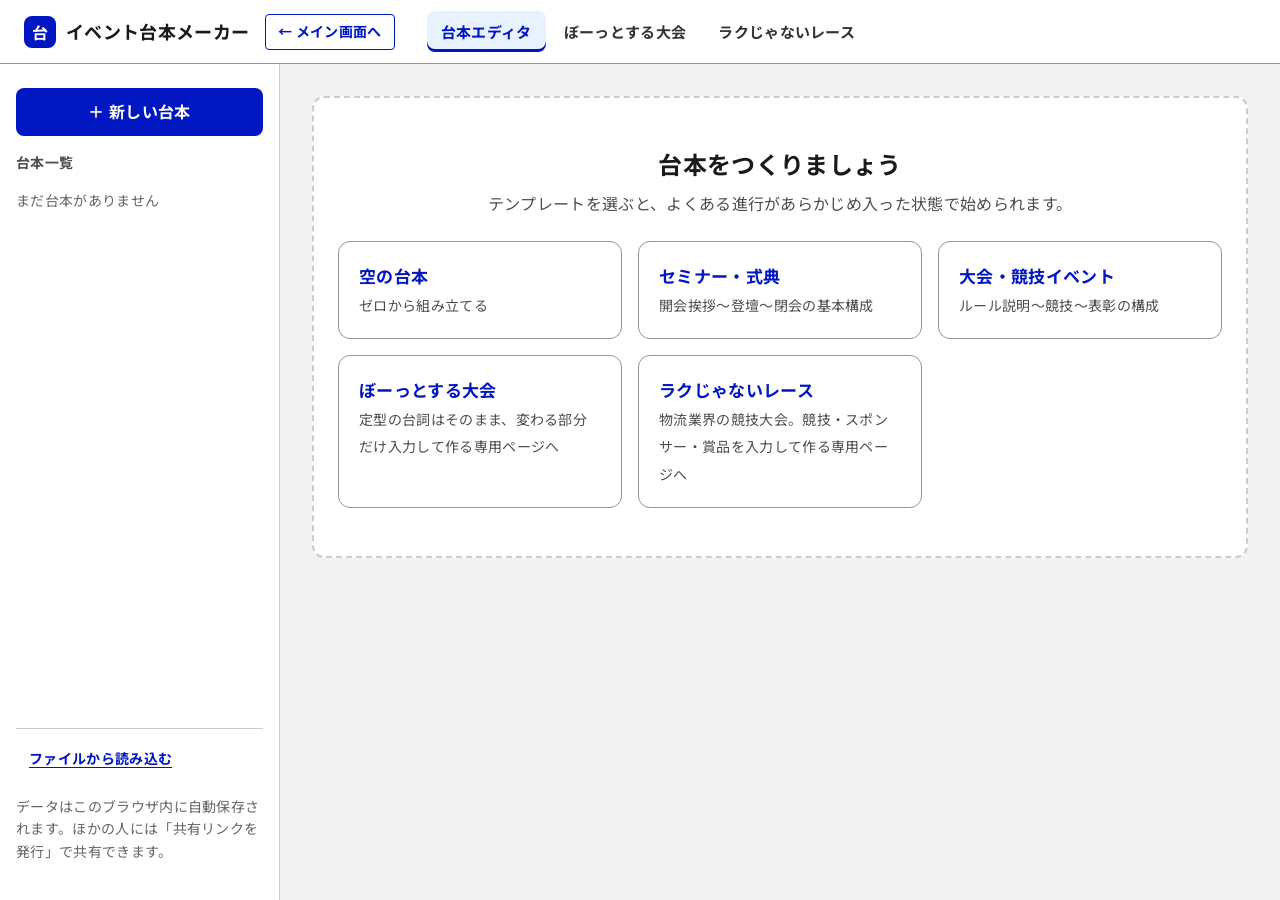
<file: index.html>
<!doctype html>
<html lang="ja">
<head>
<meta charset="utf-8">
<meta name="viewport" content="width=device-width, initial-scale=1">
<title>イベント台本メーカー</title>
<link rel="preconnect" href="https://fonts.googleapis.com">
<link rel="preconnect" href="https://fonts.gstatic.com" crossorigin>
<link href="https://fonts.googleapis.com/css2?family=Noto+Sans+JP:wght@400;700&family=Noto+Sans+Mono:wght@400;700&display=swap" rel="stylesheet">
<link rel="stylesheet" href="style.css?v=20261104c">
</head>
<body>
<header class="app-header">
  <h1 class="app-title"><a href="index.html#home"><span class="logo" aria-hidden="true">台</span>イベント台本メーカー</a></h1>
  <a class="home-link" href="index.html#home" title="テンプレートを選んで新しい台本を作る画面に戻ります">← メイン画面へ</a>
  <nav class="app-nav" aria-label="ページ切替">
    <a href="index.html" aria-current="page">台本エディタ</a>
    <a href="taikai.html">ぼーっとする大会</a>
    <a href="race.html">ラクじゃないレース</a>
  </nav>
  <span class="save-status" id="saveStatus" role="status" aria-live="polite"></span>
</header>

<div class="layout">
  <aside class="sidebar" aria-label="台本一覧">
    <button class="btn btn-primary" id="newBtn">＋ 新しい台本</button>
    <h2 class="side-heading">台本一覧</h2>
    <ul class="script-list" id="scriptList"></ul>
    <div class="side-footer">
      <button class="btn btn-tertiary btn-sm" id="importBtn">ファイルから読み込む</button>
      <input type="file" id="importFile" accept=".json,application/json" class="visually-hidden" tabindex="-1">
      <p class="hint">データはこのブラウザ内に自動保存されます。ほかの人には「共有リンクを発行」で共有できます。</p>
    </div>
  </aside>

  <main class="main" id="main"></main>
</div>

<div class="toast" id="toast" hidden role="status" aria-live="polite"><span id="toastMsg"></span><button id="toastUndo" hidden>元に戻す</button></div>

<dialog id="shareDlg">
  <h2>共有リンクを発行しました</h2>
  <p>リンクはクリップボードにコピー済みです。開いた人は閲覧とPDFダウンロードができ、「自分の台本に追加」で編集もできます。</p>
  <div class="field"><label for="shareUrl">共有リンク</label><input class="input" id="shareUrl" readonly></div>
  <p class="hint">リンクには発行した時点の内容が入っています。内容を直したら、もう一度発行してください。</p>
  <div class="actions">
    <button class="btn btn-secondary" id="shareCopy">もう一度コピー</button>
    <button class="btn btn-primary" id="shareClose">閉じる</button>
  </div>
</dialog>

<dialog id="confirmDlg">
  <h2 id="confirmTitle">確認</h2>
  <p id="confirmMsg"></p>
  <div class="actions">
    <button class="btn btn-secondary" value="cancel" id="confirmCancel">キャンセル</button>
    <button class="btn btn-primary" id="confirmOk">削除する</button>
  </div>
</dialog>

<script src="share.js?v=20261104c"></script>
<script>
(() => {
'use strict';

const STORE_KEY = 'event-script-maker:v1';
const TYPES = [
  {v:'progress', label:'進行'},
  {v:'mc',       label:'MC'},
  {v:'talk',     label:'登壇・挨拶'},
  {v:'show',     label:'演出'},
  {v:'break',    label:'休憩・転換'},
  {v:'other',    label:'その他'},
];
const typeLabel = v => (TYPES.find(t => t.v === v) || TYPES[5]).label;

const uid = () => Math.random().toString(36).slice(2, 10) + Date.now().toString(36).slice(-4);
const esc = s => String(s ?? '').replace(/[&<>"']/g, c => ({'&':'&amp;','<':'&lt;','>':'&gt;','"':'&quot;',"'":'&#39;'}[c]));

const seg = (type, title, dur, extra = {}) => ({id:uid(), type, title, dur, speaker:'', line:'', sound:'', light:'', video:'', note:'', ...extra});

const TEMPLATES = {
  blank: {
    name:'空の台本', desc:'ゼロから組み立てる',
    rows: () => [seg('progress','開演', 5)],
  },
  ceremony: {
    name:'セミナー・式典', desc:'開会挨拶〜登壇〜閉会の基本構成',
    rows: () => [
      seg('show','開場・客入れ', 30, {sound:'客入れBGM', light:'客電100%', video:'待機スライド'}),
      seg('mc','開演アナウンス', 3, {speaker:'MC', line:'皆さま、本日はお忙しい中お越しいただき、誠にありがとうございます。\nまもなく開演いたします。', sound:'BGM F.O.', light:'客電ダウン'}),
      seg('talk','主催者挨拶', 5, {speaker:'主催者', video:'タイトルスライド'}),
      seg('talk','基調講演', 40, {speaker:'登壇者', video:'登壇者PC切替'}),
      seg('break','休憩', 10, {sound:'休憩BGM', light:'客電50%'}),
      seg('talk','パネルディスカッション', 40, {speaker:'モデレーター／パネリスト'}),
      seg('mc','閉会挨拶・アナウンス', 5, {speaker:'MC', line:'以上をもちまして、本日のプログラムはすべて終了となります。'}),
      seg('show','客出し', 15, {sound:'客出しBGM', light:'客電100%'}),
    ],
  },
  competition: {
    name:'大会・競技イベント', desc:'ルール説明〜競技〜表彰の構成',
    rows: () => [
      seg('show','開場・受付', 30, {sound:'客入れBGM'}),
      seg('mc','オープニング', 5, {speaker:'MC', line:'お待たせいたしました！ただいまより大会を開催いたします！', sound:'OP SE → BGM', light:'ステージ明転'}),
      seg('mc','ルール説明', 5, {speaker:'MC', video:'ルールスライド'}),
      seg('progress','競技', 60, {note:'計測スタッフ配置'}),
      seg('break','集計・転換', 15, {sound:'転換BGM'}),
      seg('show','結果発表・表彰式', 15, {speaker:'MC／プレゼンター', sound:'ドラムロール→ファンファーレ', light:'スポット'}),
      seg('mc','クロージング', 5, {speaker:'MC'}),
    ],
  },
};

/* ---------- 状態 ---------- */
let state = load();
let view = 'edit';
let shared = null;   // 共有リンクで開いたときの台本
let openBodies = new Set();
let undoFn = null;

function load(){
  try {
    const d = JSON.parse(localStorage.getItem(STORE_KEY));
    if (d && Array.isArray(d.scripts)) return d;
  } catch(e) {}
  return {scripts:[], currentId:null};
}
let saveTimer;
function save(immediate){
  clearTimeout(saveTimer);
  const run = () => {
    try {
      localStorage.setItem(STORE_KEY, JSON.stringify(state));
      setStatus('保存しました ' + new Date().toLocaleTimeString('ja-JP',{hour:'2-digit',minute:'2-digit'}));
    } catch(e) { setStatus('保存できませんでした（ブラウザの設定をご確認ください）'); }
  };
  setStatus('保存中…');
  immediate ? run() : (saveTimer = setTimeout(run, 400));
}
const setStatus = t => document.getElementById('saveStatus').textContent = t;
const current = () => state.scripts.find(s => s.id === state.currentId) || null;
const touch = s => { s.updatedAt = Date.now(); };

/* ---------- 時間計算 ---------- */
function toSec(hhmm){
  const m = /^(\d{1,2}):(\d{2})/.exec(hhmm || '');
  return m ? (+m[1]) * 3600 + (+m[2]) * 60 : 0;
}
function fmt(sec){
  sec = Math.round(sec);
  const h = Math.floor(sec / 3600) % 24, m = Math.floor(sec % 3600 / 60), s = sec % 60;
  const p = n => String(n).padStart(2,'0');
  return `${p(h)}:${p(m)}` + (s ? `:${p(s)}` : '');
}
function fmtDur(min){
  const total = Math.round(min * 60);
  const h = Math.floor(total / 3600), m = Math.floor(total % 3600 / 60), s = total % 60;
  return (h ? `${h}時間` : '') + (m || (!h && !s) ? `${m}分` : '') + (s ? `${s}秒` : '');
}
function timeline(s){
  let t = toSec(s.startTime);
  return s.rows.map(r => { const start = t; t += (Number(r.dur) || 0) * 60; return {start, end:t}; });
}

/* ---------- 台本操作 ---------- */
function createScript(tplKey){
  const tpl = TEMPLATES[tplKey];
  const s = {
    id:uid(), title: tplKey === 'blank' ? '新しい台本' : tpl.name + '（台本）',
    date:'', venue:'', startTime:'13:00', staff:'', memo:'',
    rows: tpl.rows(), updatedAt: Date.now(),
  };
  state.scripts.unshift(s);
  view = 'edit';
  openScript(s.id);
  setTimeout(() => document.getElementById('f-title')?.select(), 0);
}

/* 作成画面（テンプレート選択）と台本の行き来。ブラウザの「戻る」でも作成画面に戻れる */
function openScript(id){
  const fromHome = !current();
  leaveShared();
  state.currentId = id; save(true);
  if (fromHome) history.pushState({view:'edit', id}, '');
  render(); scrollTo(0, 0);
}
function goHome(){
  if (history.state?.view === 'edit') return history.back();
  leaveShared(); state.currentId = null; save(true); render(); scrollTo(0, 0);
}
window.addEventListener('popstate', e => {
  if (shared) return;
  const id = e.state?.view === 'edit' ? e.state.id : null;
  state.currentId = id && state.scripts.some(x => x.id === id) ? id : null;
  save(true); render();
});

/* ---------- 描画 ---------- */
const $main = document.getElementById('main');

function render(){
  renderList();
  if (shared) return renderShared();
  const s = current();
  if (!s) return renderEmpty();
  $main.innerHTML = `
    <div class="no-print" style="margin-bottom:16px">
      <button class="btn btn-secondary btn-sm" data-act="home">← 新しい台本の作成画面へ</button>
    </div>
    <div class="toolbar no-print">
      <div class="tabs" role="tablist" aria-label="表示切替">
        <button class="tab" role="tab" aria-selected="${view==='edit'}" data-view="edit">編集</button>
        <button class="tab" role="tab" aria-selected="${view==='preview'}" data-view="preview">台本プレビュー</button>
      </div>
      <span class="spacer"></span>
      <div class="btn-group">
        <button class="btn btn-primary btn-sm" data-act="share">共有リンクを発行</button>
        <button class="btn btn-secondary btn-sm" data-act="pdf">PDFダウンロード</button>
        <button class="btn btn-secondary btn-sm" data-act="print">印刷</button>
        <button class="btn btn-secondary btn-sm" data-act="csv">Excel用CSV</button>
        <button class="btn btn-secondary btn-sm" data-act="export">ファイルに保存</button>
        <button class="btn btn-tertiary btn-sm" data-act="dup-script">台本を複製</button>
        <button class="btn btn-danger btn-sm" data-act="del-script">台本を削除</button>
      </div>
    </div>
    ${view === 'edit' ? editHTML(s) : previewHTML(s)}
  `;
  if (view === 'edit') bindDrag();
}

function renderList(){
  const ul = document.getElementById('scriptList');
  if (!state.scripts.length){ ul.innerHTML = '<li class="hint">まだ台本がありません</li>'; return; }
  ul.innerHTML = state.scripts.map(s => `
    <li><button class="script-item" data-open="${s.id}" aria-current="${s.id===state.currentId}">
      <span class="si-title">${esc(s.title || '無題の台本')}</span>
      <span class="si-meta">${esc(s.date || '日付未定')}・${s.rows.length}項目</span>
    </button></li>`).join('');
}

function renderShared(){
  $main.innerHTML = `
    <div class="shared-banner no-print">
      <div><strong>共有された台本です（閲覧用）</strong><span class="hint">「自分の台本に追加」すると、このブラウザで編集できます。</span></div>
      <div class="btn-group">
        <button class="btn btn-primary btn-sm" data-act="pdf">PDFダウンロード</button>
        <button class="btn btn-secondary btn-sm" data-act="import-shared">自分の台本に追加</button>
      </div>
    </div>
    ${previewHTML(shared)}`;
}

function renderEmpty(){
  $main.innerHTML = `
    <div class="empty">
      <h2>台本をつくりましょう</h2>
      <p>テンプレートを選ぶと、よくある進行があらかじめ入った状態で始められます。</p>
      <div class="template-grid">
        ${Object.entries(TEMPLATES).map(([k,t]) => `
          <button class="template-card" data-tpl="${k}"><strong>${esc(t.name)}</strong><span>${esc(t.desc)}</span></button>`).join('')}
        <a class="template-card" href="taikai.html" style="text-decoration:none"><strong>ぼーっとする大会</strong><span>定型の台詞はそのまま、変わる部分だけ入力して作る専用ページへ</span></a>
        <a class="template-card" href="race.html" style="text-decoration:none"><strong>ラクじゃないレース</strong><span>物流業界の競技大会。競技・スポンサー・賞品を入力して作る専用ページへ</span></a>
      </div>
    </div>`;
}

function editHTML(s){
  const tl = timeline(s);
  const total = s.rows.reduce((a,r) => a + (Number(r.dur)||0), 0);
  return `
  <section class="card" aria-labelledby="meta-h">
    <h2 id="meta-h" class="visually-hidden">基本情報</h2>
    <div class="grid grid-4">
      <div class="field span-all"><label for="f-title">イベント名</label><input class="input" id="f-title" data-meta="title" value="${esc(s.title)}"></div>
      <div class="field"><label for="f-date">開催日</label><input class="input" type="date" id="f-date" data-meta="date" value="${esc(s.date)}"></div>
      <div class="field"><label for="f-start">開始時刻</label><input class="input" type="time" id="f-start" data-meta="startTime" value="${esc(s.startTime)}"></div>
      <div class="field"><label for="f-staff">作成者</label><input class="input" id="f-staff" data-meta="staff" value="${esc(s.staff)}"></div>
    </div>
    <div class="grid grid-2" style="margin-top:16px">
      <div class="field"><label for="f-venue">会場</label><input class="input" id="f-venue" data-meta="venue" value="${esc(s.venue)}"></div>
      <div class="field"><label for="f-memo">全体メモ（注意事項・連絡先など）</label><textarea class="textarea" id="f-memo" data-meta="memo" rows="2" style="min-height:48px">${esc(s.memo)}</textarea></div>
    </div>
  </section>

  <dl class="summary" id="summary">
    <div><dt>開始</dt><dd>${fmt(toSec(s.startTime))}</dd></div>
    <div><dt>終了予定</dt><dd id="sum-end">${fmt(toSec(s.startTime) + total*60)}</dd></div>
    <div><dt>総尺</dt><dd id="sum-total">${fmtDur(total)}</dd></div>
    <div><dt>項目数</dt><dd>${s.rows.length}</dd></div>
  </dl>

  <h2 class="visually-hidden">進行表</h2>
  <ol class="seg-list" id="segList">
    ${s.rows.map((r,i) => segHTML(r, i, tl[i], s.rows.length)).join('')}
  </ol>
  <div class="add-row">
    <button class="btn btn-primary" data-act="add">＋ 項目を追加</button>
    <button class="btn btn-tertiary" data-act="expand-all">${openBodies.size ? 'すべて閉じる' : 'すべての詳細を開く'}</button>
  </div>
  <p class="hint" style="margin-top:12px">ヒント：左端の「⋮⋮」をドラッグして並べ替えできます。時刻は開始時刻と各項目の尺から自動で計算されます。</p>`;
}

function segHTML(r, i, t, n){
  const open = openBodies.has(r.id);
  const hasDetail = r.line || r.sound || r.light || r.video || r.note;
  return `
  <li class="seg t-${r.type}" data-id="${r.id}">
    <div class="seg-head">
      <button class="drag-handle" draggable="true" aria-label="ドラッグして並べ替え" title="ドラッグして並べ替え" tabindex="-1">⋮⋮</button>
      <div class="seg-time" data-time>${fmt(t.start)}<small>〜${fmt(t.end)}</small></div>
      <select class="select input-sm type-sel" data-f="type" aria-label="区分">
        ${TYPES.map(tp => `<option value="${tp.v}" ${tp.v===r.type?'selected':''}>${tp.label}</option>`).join('')}
      </select>
      <input class="input input-sm title-in" data-f="title" value="${esc(r.title)}" placeholder="項目名（例：開会挨拶）" aria-label="項目名">
      <div class="dur-wrap"><input class="input input-sm" type="number" min="0" step="0.5" data-f="dur" value="${esc(r.dur)}" aria-label="尺（分）"><span>分</span></div>
      <div class="seg-actions">
        <button class="btn-icon" data-act="up" aria-label="上へ移動" title="上へ" ${i===0?'disabled':''}>↑</button>
        <button class="btn-icon" data-act="down" aria-label="下へ移動" title="下へ" ${i===n-1?'disabled':''}>↓</button>
        <button class="btn-icon" data-act="insert" aria-label="この下に項目を追加" title="この下に追加">＋</button>
        <button class="btn-icon" data-act="dup" aria-label="複製" title="複製">⧉</button>
        <button class="btn-icon" data-act="del" aria-label="削除" title="削除" style="color:var(--red-900)">✕</button>
      </div>
    </div>
    <button class="toggle-body" data-act="toggle" aria-expanded="${open}">${open ? '▲ 詳細を閉じる' : '▼ 台詞・演出キューを' + (hasDetail ? '見る' : '書く')}${!open && hasDetail ? '（入力あり）' : ''}</button>
    <div class="seg-body" ${open ? '' : 'hidden'}>
      <div class="field"><label>話者・担当</label><input class="input input-sm" data-f="speaker" value="${esc(r.speaker)}" placeholder="例：MC 山田"></div>
      <div class="field"><label>台詞・進行内容</label><textarea class="textarea" data-f="line" rows="4" placeholder="読み上げる台詞や進行の流れを書きます">${esc(r.line)}</textarea></div>
      <div class="cue-grid">
        <div class="field"><label>音響</label><textarea class="textarea" style="min-height:64px" data-f="sound" rows="2" placeholder="BGM・SE・マイク">${esc(r.sound)}</textarea></div>
        <div class="field"><label>照明</label><textarea class="textarea" style="min-height:64px" data-f="light" rows="2" placeholder="明転・暗転・スポット">${esc(r.light)}</textarea></div>
        <div class="field"><label>映像</label><textarea class="textarea" style="min-height:64px" data-f="video" rows="2" placeholder="スライド・VTR">${esc(r.video)}</textarea></div>
        <div class="field"><label>備考・スタッフ</label><textarea class="textarea" style="min-height:64px" data-f="note" rows="2" placeholder="動線・小道具など">${esc(r.note)}</textarea></div>
      </div>
    </div>
  </li>`;
}

function previewHTML(s, {split = false} = {}){
  const tl = timeline(s);
  const total = s.rows.reduce((a,r) => a + (Number(r.dur)||0), 0);
  const meta = [
    s.date && `開催日：${esc(s.date)}`,
    s.venue && `会場：${esc(s.venue)}`,
    `時間：${fmt(toSec(s.startTime))}〜${fmt(toSec(s.startTime)+total*60)}（${fmtDur(total)}）`,
    s.staff && `作成：${esc(s.staff)}`,
  ].filter(Boolean).map(x => `<span>${x}</span>`).join('');
  const cue = r => [['音響',r.sound],['照明',r.light],['映像',r.video],['備考',r.note]]
    .filter(([,v]) => v).map(([k,v]) => `<div><b>${k}</b>${esc(v)}</div>`).join('');
  return `
  <article class="preview">
    <header class="pv-head"><h2>${esc(s.title || '無題の台本')}</h2><div class="pv-meta">${meta}</div></header>
    ${s.memo ? `<div class="pv-memo">${esc(s.memo)}</div>` : ''}
    <div class="preview-wrap"><table class="pv-table">
      <thead><tr><th style="width:90px">時刻</th><th style="width:60px">尺</th><th>内容・台詞</th><th style="width:30%">演出キュー</th></tr></thead>
      <tbody>
      ${s.rows.map((r,i) => {
        const paras = split ? String(r.line || '').split(/\n{2,}/).filter(p => p.trim()) : [r.line].filter(Boolean);
        const brk = r.type === 'break' ? ' pv-break' : '';
        const first = `
        <tr class="${brk}${paras.length > 1 ? ' c-head' : ''}">
          <td class="pv-time">${fmt(tl[i].start)}</td>
          <td>${fmtDur(Number(r.dur)||0)}</td>
          <td>
            <div class="pv-title"><span class="tag t-${r.type}">${typeLabel(r.type)}</span>${esc(r.title)}</div>
            ${r.speaker ? `<div class="pv-speaker">話者：${esc(r.speaker)}</div>` : ''}
            ${paras[0] ? `<div class="pv-line">${esc(paras[0])}</div>` : ''}
          </td>
          <td class="pv-cue">${cue(r)}</td>
        </tr>`;
        /* PDF用：台詞を段落ごとの行に分け、ページをまたいでも行の途中で切れないようにする */
        return first + paras.slice(1).map((p, j) => `
        <tr class="c-cont${brk}${j < paras.length - 2 ? ' c-head' : ''}"><td></td><td></td><td><div class="pv-line">${esc(p)}</div></td><td></td></tr>`).join('');
      }).join('')}
      </tbody>
    </table></div>
  </article>`;
}

/* 入力中は再描画せず、時刻とサマリーだけ更新（フォーカスを失わないため） */
function refreshTimes(){
  const s = current(); if (!s) return;
  const tl = timeline(s);
  document.querySelectorAll('.seg').forEach((el, i) => {
    const t = tl[i]; if (!t) return;
    el.querySelector('[data-time]').innerHTML = `${fmt(t.start)}<small>〜${fmt(t.end)}</small>`;
  });
  const total = s.rows.reduce((a,r) => a + (Number(r.dur)||0), 0);
  const end = document.getElementById('sum-end'), tot = document.getElementById('sum-total');
  if (end) end.textContent = fmt(toSec(s.startTime) + total*60);
  if (tot) tot.textContent = fmtDur(total);
  const startDd = document.querySelector('#summary dd');
  if (startDd) startDd.textContent = fmt(toSec(s.startTime));
}

/* ---------- イベント ---------- */
document.addEventListener('input', e => {
  const s = current(); if (!s) return;
  const t = e.target;
  if (t.dataset.meta){
    s[t.dataset.meta] = t.value; touch(s); save();
    if (t.dataset.meta === 'startTime') refreshTimes();
    if (t.dataset.meta === 'title' || t.dataset.meta === 'date') renderList();
    return;
  }
  const f = t.dataset.f; if (!f) return;
  const li = t.closest('.seg'); const r = s.rows.find(x => x.id === li.dataset.id); if (!r) return;
  r[f] = f === 'dur' ? (t.value === '' ? '' : Math.max(0, Number(t.value))) : t.value;
  touch(s); save();
  if (f === 'dur') refreshTimes();
  if (f === 'type') li.className = `seg t-${t.value}`;
});

document.addEventListener('click', async e => {
  const b = e.target.closest('button'); if (!b) return;

  if (b.id === 'newBtn' || b.dataset.act === 'home'){ goHome(); return; }
  if (b.id === 'shareClose'){ document.getElementById('shareDlg').close(); return; }
  if (b.id === 'shareCopy'){ await Share.copy(document.getElementById('shareUrl').value); toast('コピーしました'); return; }
  if (b.id === 'importBtn'){ document.getElementById('importFile').click(); return; }
  if (b.id === 'toastUndo'){ undoFn && undoFn(); hideToast(); return; }
  if (b.dataset.tpl){ createScript(b.dataset.tpl); return; }
  if (b.dataset.open){ openScript(b.dataset.open); return; }
  if (b.dataset.view){ view = b.dataset.view; render(); return; }

  if (b.dataset.act === 'pdf'){
    const target = shared || current(); if (!target) return;
    b.disabled = true; const label = b.textContent; b.textContent = 'PDFを作成中…';
    try {
      const tmp = document.createElement('div'); tmp.innerHTML = previewHTML(target, {split:true});
      await Share.pdf(tmp.firstElementChild, `${safeName(target)}.pdf`);
      toast('PDFをダウンロードしました');
    } catch(err){ toast('PDFを作れませんでした。通信状況を確認するか、「印刷」からPDF保存してください'); }
    finally { b.disabled = false; b.textContent = label; }
    return;
  }
  if (b.dataset.act === 'import-shared'){
    const c = JSON.parse(JSON.stringify(shared));
    c.id = uid(); c.rows.forEach(r => r.id = uid()); c.updatedAt = Date.now();
    state.scripts.unshift(c); state.currentId = c.id; leaveShared(); view = 'edit';
    save(true); render(); toast('自分の台本に追加しました'); return;
  }

  const s = current(); if (!s) return;
  const act = b.dataset.act; if (!act) return;
  const li = b.closest('.seg');
  const idx = li ? s.rows.findIndex(r => r.id === li.dataset.id) : -1;

  switch (act){
    case 'add': {
      const r = seg('progress','', 5); s.rows.push(r); openBodies.add(r.id);
      commit(s); focusRow(r.id); break;
    }
    case 'insert': {
      const r = seg(s.rows[idx].type,'', 5); s.rows.splice(idx+1, 0, r);
      commit(s); focusRow(r.id); break;
    }
    case 'dup': {
      const r = {...s.rows[idx], id:uid()}; s.rows.splice(idx+1, 0, r);
      commit(s); toast('項目を複製しました'); break;
    }
    case 'del': {
      const [removed] = s.rows.splice(idx, 1);
      commit(s);
      toast(`「${removed.title || '無題の項目'}」を削除しました`, () => { s.rows.splice(idx, 0, removed); commit(s); });
      break;
    }
    case 'up': case 'down': {
      const j = act === 'up' ? idx-1 : idx+1;
      if (j < 0 || j >= s.rows.length) break;
      [s.rows[idx], s.rows[j]] = [s.rows[j], s.rows[idx]];
      const id = s.rows[j].id; commit(s);
      document.querySelector(`.seg[data-id="${id}"] [data-act="${act}"]:not(:disabled)`)?.focus();
      break;
    }
    case 'toggle': {
      const id = li.dataset.id;
      openBodies.has(id) ? openBodies.delete(id) : openBodies.add(id);
      render(); document.querySelector(`.seg[data-id="${id}"] [data-act="toggle"]`)?.focus(); break;
    }
    case 'expand-all': {
      if (openBodies.size) openBodies.clear(); else s.rows.forEach(r => openBodies.add(r.id));
      render(); break;
    }
    case 'print': {
      if (view !== 'preview'){ view = 'preview'; render(); }
      setTimeout(() => window.print(), 50); break;
    }
    case 'share': {
      const {id, updatedAt, ...rest} = s;
      const url = await Share.makeLink('s', {...rest, rows:s.rows.map(({id, ...r}) => r)});
      const ok = await Share.copy(url);
      document.getElementById('shareUrl').value = url;
      document.getElementById('shareDlg').showModal();
      document.getElementById('shareUrl').select();
      if (!ok) toast('自動でコピーできませんでした。表示されたリンクをコピーしてください');
      break;
    }
    case 'csv': exportCSV(s); break;
    case 'export': exportJSON(s); break;
    case 'dup-script': {
      const c = JSON.parse(JSON.stringify(s));
      c.id = uid(); c.title = s.title + '（コピー）'; c.rows.forEach(r => r.id = uid()); c.updatedAt = Date.now();
      state.scripts.unshift(c); state.currentId = c.id; save(true); render(); toast('台本を複製しました'); break;
    }
    case 'del-script': {
      const ok = await confirmDlg('台本を削除しますか？', `「${s.title || '無題の台本'}」を削除します。削除後しばらくは「元に戻す」で復元できます。`);
      if (!ok) break;
      const pos = state.scripts.indexOf(s);
      state.scripts.splice(pos, 1);
      state.currentId = state.scripts[0]?.id || null;
      save(true); render();
      toast('台本を削除しました', () => { state.scripts.splice(pos, 0, s); state.currentId = s.id; save(true); render(); });
      break;
    }
  }
});

function commit(s){ touch(s); save(true); render(); }
function focusRow(id){
  const el = document.querySelector(`.seg[data-id="${id}"] [data-f="title"]`);
  if (el){ el.focus(); el.scrollIntoView({block:'center', behavior:'smooth'}); }
}

/* ドラッグで並べ替え */
function bindDrag(){
  const list = document.getElementById('segList'); if (!list) return;
  let dragId = null;
  list.querySelectorAll('.drag-handle').forEach(h => {
    h.addEventListener('dragstart', e => {
      const li = h.closest('.seg'); dragId = li.dataset.id; li.classList.add('dragging');
      e.dataTransfer.effectAllowed = 'move'; e.dataTransfer.setData('text/plain', dragId);
      e.dataTransfer.setDragImage(li, 20, 20);
    });
    h.addEventListener('dragend', () => { dragId = null; render(); });
  });
  list.querySelectorAll('.seg').forEach(li => {
    li.addEventListener('dragover', e => {
      if (!dragId) return; e.preventDefault();
      const after = e.clientY > li.getBoundingClientRect().top + li.offsetHeight / 2;
      list.querySelectorAll('.drop-before,.drop-after').forEach(x => x.classList.remove('drop-before','drop-after'));
      li.classList.add(after ? 'drop-after' : 'drop-before');
    });
    li.addEventListener('drop', e => {
      e.preventDefault(); const s = current(); if (!s || !dragId || dragId === li.dataset.id) return;
      const after = li.classList.contains('drop-after');
      const from = s.rows.findIndex(r => r.id === dragId);
      const [moved] = s.rows.splice(from, 1);
      let to = s.rows.findIndex(r => r.id === li.dataset.id) + (after ? 1 : 0);
      s.rows.splice(to, 0, moved);
      dragId = null; commit(s);
    });
  });
}

/* ---------- 書き出し・読み込み ---------- */
function download(name, content, type){
  const a = document.createElement('a');
  a.href = URL.createObjectURL(new Blob([content], {type}));
  a.download = name; document.body.appendChild(a); a.click();
  setTimeout(() => { URL.revokeObjectURL(a.href); a.remove(); }, 100);
}
const safeName = s => (s.title || '台本').replace(/[\\/:*?"<>|]/g, '_');

function exportJSON(s){
  download(`${safeName(s)}.json`, JSON.stringify({app:'event-script-maker', version:1, script:s}, null, 2), 'application/json');
  toast('共有用ファイルを書き出しました。相手は「ファイルから読み込む」で開けます');
}
function exportCSV(s){
  const tl = timeline(s);
  const q = v => `"${String(v ?? '').replace(/"/g,'""')}"`;
  const head = ['No','開始','終了','尺(分)','区分','項目','話者・担当','台詞・進行内容','音響','照明','映像','備考'];
  const lines = [head.map(q).join(',')].concat(s.rows.map((r,i) =>
    [i+1, fmt(tl[i].start), fmt(tl[i].end), r.dur, typeLabel(r.type), r.title, r.speaker, r.line, r.sound, r.light, r.video, r.note].map(q).join(',')));
  download(`${safeName(s)}.csv`, '﻿' + lines.join('\r\n'), 'text/csv');
  toast('CSVを書き出しました（Excelでそのまま開けます）');
}
document.getElementById('importFile').addEventListener('change', async e => {
  const file = e.target.files[0]; e.target.value = ''; if (!file) return;
  try {
    const d = JSON.parse(await file.text());
    const s = d.script || d;
    if (!Array.isArray(s.rows)) throw new Error();
    s.id = uid(); s.rows.forEach(r => r.id = uid()); s.updatedAt = Date.now();
    state.scripts.unshift(s); state.currentId = s.id; view = 'edit';
    save(true); render(); toast(`「${s.title}」を読み込みました`);
  } catch(err) { toast('このファイルは読み込めませんでした。書き出した .json ファイルを選んでください'); }
});

/* ---------- トースト・ダイアログ ---------- */
let toastTimer;
function toast(msg, undo){
  const el = document.getElementById('toast');
  document.getElementById('toastMsg').textContent = msg;
  const ub = document.getElementById('toastUndo');
  undoFn = undo || null; ub.hidden = !undo;
  el.hidden = false; clearTimeout(toastTimer);
  toastTimer = setTimeout(hideToast, undo ? 8000 : 3500);
}
function hideToast(){ document.getElementById('toast').hidden = true; undoFn = null; }

function confirmDlg(title, msg){
  const d = document.getElementById('confirmDlg');
  document.getElementById('confirmTitle').textContent = title;
  document.getElementById('confirmMsg').textContent = msg;
  return new Promise(res => {
    const done = v => { d.close(); ok.onclick = cancel.onclick = null; res(v); };
    const ok = document.getElementById('confirmOk'), cancel = document.getElementById('confirmCancel');
    ok.onclick = () => done(true); cancel.onclick = () => done(false);
    d.oncancel = () => res(false);
    d.showModal(); cancel.focus();
  });
}

/* キーボードショートカット：Ctrl/⌘+P で台本印刷 */
document.addEventListener('keydown', e => {
  if ((e.metaKey || e.ctrlKey) && e.key === 'p' && current() && view !== 'preview'){
    e.preventDefault(); view = 'preview'; render(); setTimeout(() => window.print(), 50);
  }
});

function leaveShared(){
  if (!shared) return;
  shared = null; history.replaceState(null, '', location.pathname);
}
window.addEventListener('hashchange', () => {
  if (location.hash.startsWith('#s=')) return location.reload();
  if (location.hash === '#home'){ history.replaceState(null, '', location.pathname); leaveShared(); state.currentId = null; save(true); render(); scrollTo(0, 0); }
});

(async () => {
  const data = await Share.readLink('s');
  if (data === undefined) toast('共有リンクを読み込めませんでした。リンクが途中で切れていないか確認してください');
  if (data && Array.isArray(data.rows)){
    shared = {...data, id:'shared', rows:data.rows.map(r => ({...r, id:uid()}))};
    document.title = (shared.title || '台本') + '｜共有された台本';
  }
  if (location.hash === '#home'){
    state.currentId = null;
    history.replaceState(null, '', location.pathname);
  } else if (!state.currentId && state.scripts[0]) state.currentId = state.scripts[0].id;
  render();
})();
})();
</script>
</body>
</html>
</file>
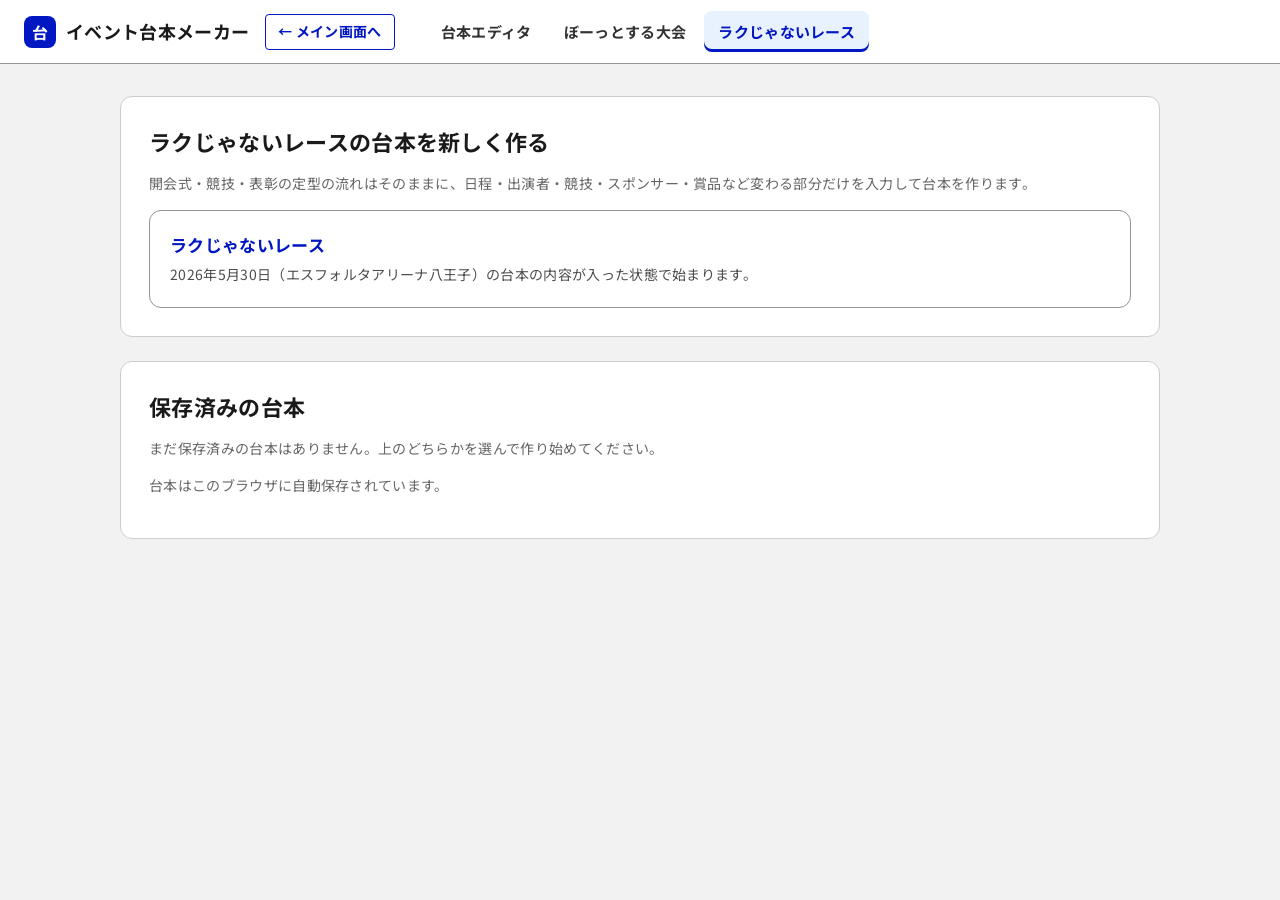
<file: race.html>
<!doctype html>
<html lang="ja">
<head>
<meta charset="utf-8">
<meta name="viewport" content="width=device-width, initial-scale=1">
<title>ラクじゃないレース 台本</title>
<link rel="preconnect" href="https://fonts.googleapis.com">
<link rel="preconnect" href="https://fonts.gstatic.com" crossorigin>
<link href="https://fonts.googleapis.com/css2?family=Noto+Sans+JP:wght@400;700&family=Noto+Sans+Mono:wght@400;700&display=swap" rel="stylesheet">
<link rel="stylesheet" href="style.css?v=20261104c">
</head>
<body class="tk-page">
<header class="app-header">
  <h1 class="app-title"><a href="index.html#home"><span class="logo" aria-hidden="true">台</span>イベント台本メーカー</a></h1>
  <a class="home-link" href="index.html#home" title="テンプレートを選んで新しい台本を作る画面に戻ります">← メイン画面へ</a>
  <nav class="app-nav" aria-label="ページ切替">
    <a href="index.html">台本エディタ</a>
    <a href="taikai.html">ぼーっとする大会</a>
    <a href="race.html" aria-current="page">ラクじゃないレース</a>
  </nav>
  <span class="save-status" id="saveStatus" role="status" aria-live="polite"></span>
</header>

<main class="tk-main" id="main"></main>

<div class="toast" id="toast" hidden role="status" aria-live="polite"><span id="toastMsg"></span><button id="toastUndo" hidden>元に戻す</button></div>

<dialog id="newDlg">
  <h2>新しいレース台本を作る</h2>
  <p>開催の形を選んでください。あとから切り替えることもできます（切り替えても入力内容はそのままです）。</p>
  <div class="tk-choice" id="newChoices"></div>
  <div class="actions"><button class="btn btn-secondary" id="newCancel">キャンセル</button></div>
</dialog>

<dialog id="shareDlg">
  <h2>共有リンクを発行しました</h2>
  <p>リンクはクリップボードにコピー済みです。開いた人は閲覧とPDFダウンロードができ、「コピーして編集する」で自分用に編集もできます。</p>
  <div class="field"><label for="shareUrl">共有リンク</label><input class="input" id="shareUrl" readonly></div>
  <p class="hint">リンクには発行した時点の内容が入っています。内容を直したら、もう一度発行してください。</p>
  <div class="actions">
    <button class="btn btn-secondary" id="shareCopy">もう一度コピー</button>
    <button class="btn btn-primary" id="shareClose">閉じる</button>
  </div>
</dialog>

<dialog id="confirmDlg">
  <h2 id="confirmTitle">確認</h2>
  <p id="confirmMsg"></p>
  <div class="actions">
    <button class="btn btn-secondary" id="confirmCancel">キャンセル</button>
    <button class="btn btn-primary" id="confirmOk">削除する</button>
  </div>
</dialog>

<script src="share.js?v=20261104c"></script>
<script src="race.js?v=20261104c"></script>
<script src="template-page.js?v=20261104c"></script>
</body>
</html>
</file>
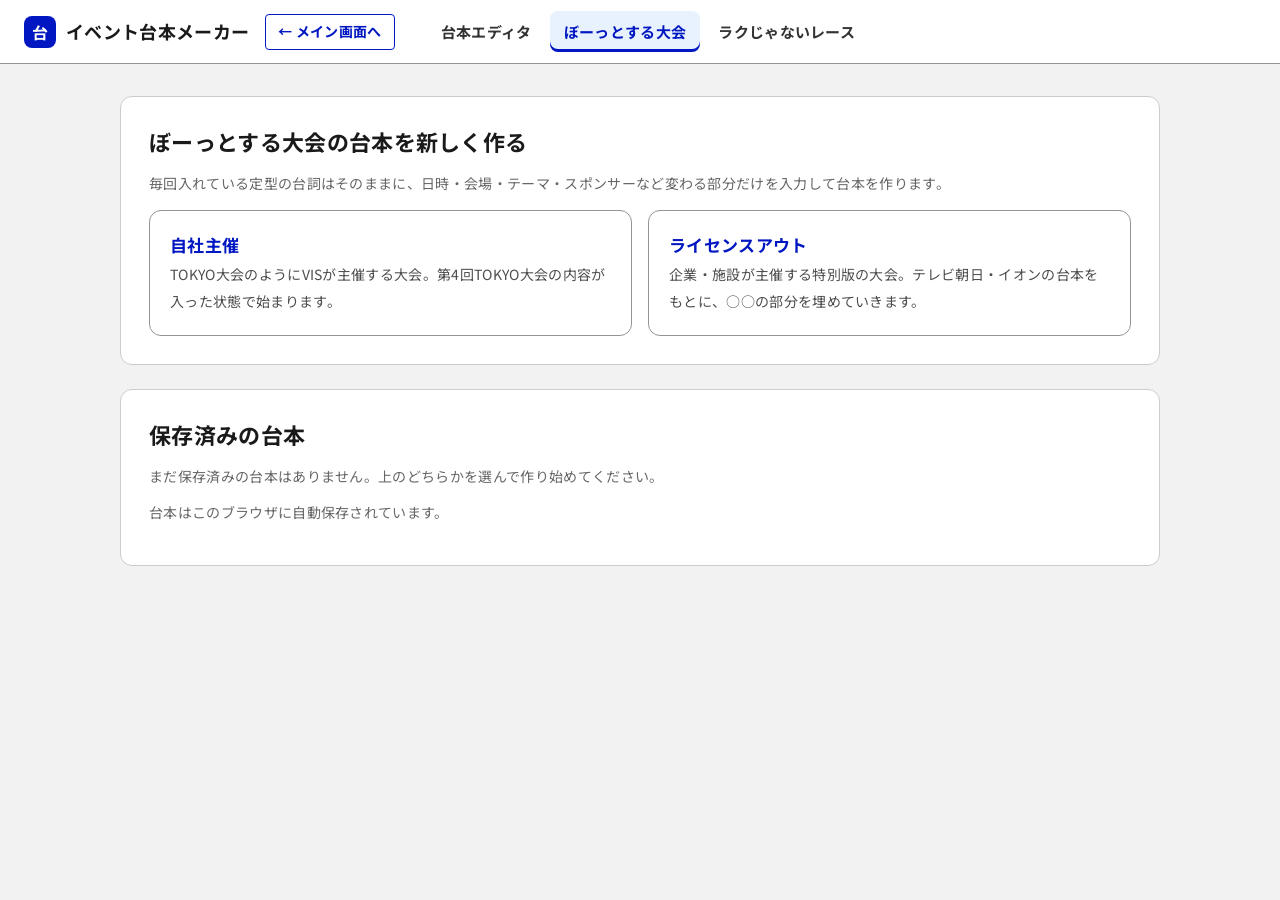
<file: taikai.html>
<!doctype html>
<html lang="ja">
<head>
<meta charset="utf-8">
<meta name="viewport" content="width=device-width, initial-scale=1">
<title>ぼーっとする大会 台本</title>
<link rel="preconnect" href="https://fonts.googleapis.com">
<link rel="preconnect" href="https://fonts.gstatic.com" crossorigin>
<link href="https://fonts.googleapis.com/css2?family=Noto+Sans+JP:wght@400;700&family=Noto+Sans+Mono:wght@400;700&display=swap" rel="stylesheet">
<link rel="stylesheet" href="style.css?v=20261104c">
</head>
<body class="tk-page">
<header class="app-header">
  <h1 class="app-title"><a href="index.html#home"><span class="logo" aria-hidden="true">台</span>イベント台本メーカー</a></h1>
  <a class="home-link" href="index.html#home" title="テンプレートを選んで新しい台本を作る画面に戻ります">← メイン画面へ</a>
  <nav class="app-nav" aria-label="ページ切替">
    <a href="index.html">台本エディタ</a>
    <a href="taikai.html" aria-current="page">ぼーっとする大会</a>
    <a href="race.html">ラクじゃないレース</a>
  </nav>
  <span class="save-status" id="saveStatus" role="status" aria-live="polite"></span>
</header>

<main class="tk-main" id="main"></main>

<div class="toast" id="toast" hidden role="status" aria-live="polite"><span id="toastMsg"></span><button id="toastUndo" hidden>元に戻す</button></div>

<dialog id="newDlg">
  <h2>新しい大会台本を作る</h2>
  <p>開催の形を選んでください。あとから切り替えることもできます（切り替えても入力内容はそのままです）。</p>
  <div class="tk-choice" id="newChoices"></div>
  <div class="actions"><button class="btn btn-secondary" id="newCancel">キャンセル</button></div>
</dialog>

<dialog id="shareDlg">
  <h2>共有リンクを発行しました</h2>
  <p>リンクはクリップボードにコピー済みです。開いた人は閲覧とPDFダウンロードができ、「コピーして編集する」で自分用に編集もできます。</p>
  <div class="field"><label for="shareUrl">共有リンク</label><input class="input" id="shareUrl" readonly></div>
  <p class="hint">リンクには発行した時点の内容が入っています。内容を直したら、もう一度発行してください。</p>
  <div class="actions">
    <button class="btn btn-secondary" id="shareCopy">もう一度コピー</button>
    <button class="btn btn-primary" id="shareClose">閉じる</button>
  </div>
</dialog>

<dialog id="confirmDlg">
  <h2 id="confirmTitle">確認</h2>
  <p id="confirmMsg"></p>
  <div class="actions">
    <button class="btn btn-secondary" id="confirmCancel">キャンセル</button>
    <button class="btn btn-primary" id="confirmOk">削除する</button>
  </div>
</dialog>

<script src="share.js?v=20261104c"></script>
<script src="taikai.js?v=20261104c"></script>
<script src="template-page.js?v=20261104c"></script>
</body>
</html>
</file>
<file: style.css>
/* ===== デジタル庁デザインシステム（DADS）のデザイントークン ===== */
:root{
  --blue-50:#e8f1fe; --blue-100:#d9e6ff; --blue-200:#c5d7fb; --blue-600:#3460fb;
  --blue-800:#0031d8; --blue-900:#0017c1; --blue-1000:#00118f; --blue-1100:#000071;
  --lightblue-50:#f0f9ff; --lightblue-100:#dcf0ff; --lightblue-900:#0055ad;
  --green-50:#e6f5ec; --green-800:#197a4b;
  --orange-50:#ffeee2; --orange-800:#c74700;
  --yellow-300:#ffd43d;
  --red-50:#fdeeee; --red-900:#ce0000;
  --gray-50:#f2f2f2; --gray-100:#e6e6e6; --gray-200:#cccccc; --gray-420:#949494;
  --gray-536:#767676; --gray-600:#666666; --gray-700:#4d4d4d; --gray-800:#333333; --gray-900:#1a1a1a;
  --white:#fff; --black:#000;
  --radius-4:4px; --radius-8:8px; --radius-12:12px;
  --elevation-1:0 2px 8px 1px rgba(0,0,0,.1),0 1px 5px 0 rgba(0,0,0,.3);
  --elevation-3:0 4px 16px 3px rgba(0,0,0,.1),0 1px 6px 0 rgba(0,0,0,.3);
  --font-sans:'Noto Sans JP',"Hiragino Sans","Hiragino Kaku Gothic ProN",Meiryo,sans-serif;
  --font-mono:'Noto Sans Mono',ui-monospace,monospace;
}
*{box-sizing:border-box}
html,body{margin:0}
body{font-family:var(--font-sans);font-size:16px;line-height:1.7;letter-spacing:.02em;color:var(--gray-900);background:var(--gray-50)}
h1,h2,h3{margin:0;line-height:1.5;font-weight:700}
button,input,select,textarea{font:inherit;color:inherit;letter-spacing:inherit}

/* フォーカスリング（DADS：黒アウトライン＋黄色） */
:focus-visible{outline:4px solid var(--black);outline-offset:2px;box-shadow:0 0 0 2px var(--yellow-300)}

/* ヘッダー */
.app-header{position:sticky;top:0;z-index:20;background:var(--white);border-bottom:1px solid var(--gray-420);height:64px;display:flex;align-items:center;gap:16px;padding:0 24px}
.app-title{font-size:18px;display:flex;align-items:center;gap:10px}
.app-title .logo{width:32px;height:32px;border-radius:var(--radius-8);background:var(--blue-900);color:#fff;display:grid;place-items:center;font-size:16px}
.save-status{margin-left:auto;font-size:14px;color:var(--gray-600)}

/* レイアウト */
.layout{display:grid;grid-template-columns:280px 1fr;min-height:calc(100vh - 64px)}
.sidebar{background:var(--white);border-right:1px solid var(--gray-200);padding:24px 16px;display:flex;flex-direction:column;gap:16px}
.main{padding:32px 32px 120px;max-width:1200px;width:100%}
@media (max-width:860px){
  .layout{grid-template-columns:1fr}
  .sidebar{border-right:none;border-bottom:1px solid var(--gray-200)}
  .main{padding:24px 16px 120px}
  .app-header{padding:0 16px}
}

/* ボタン（DADS：塗り／アウトライン／テキスト） */
.btn{display:inline-flex;align-items:center;justify-content:center;gap:6px;min-height:48px;padding:0 20px;border-radius:var(--radius-8);border:1px solid transparent;font-weight:700;font-size:16px;cursor:pointer;text-decoration:none;white-space:nowrap}
.btn-sm{min-height:36px;padding:0 12px;font-size:14px;border-radius:var(--radius-4)}
.btn-primary{background:var(--blue-900);color:var(--white)}
.btn-primary:hover{background:var(--blue-1000);text-decoration:underline}
.btn-primary:active{background:var(--blue-1100)}
.btn-secondary{background:var(--white);color:var(--blue-900);border-color:var(--blue-900)}
.btn-secondary:hover{background:var(--blue-50);color:var(--blue-1000);border-color:var(--blue-1000);text-decoration:underline}
.btn-tertiary{background:transparent;color:var(--blue-900);text-decoration:underline;text-underline-offset:3px}
.btn-tertiary:hover{background:var(--blue-50);color:var(--blue-1000);text-decoration-thickness:3px}
.btn-danger{background:transparent;color:var(--red-900);text-decoration:underline;text-underline-offset:3px}
.btn-danger:hover{background:var(--red-50)}
.btn:disabled{background:var(--gray-200);color:var(--gray-600);border-color:transparent;cursor:not-allowed;text-decoration:none}
.btn-icon{min-height:36px;width:36px;padding:0;border-radius:var(--radius-4);background:transparent;border:1px solid var(--gray-200);color:var(--gray-800);cursor:pointer;font-size:16px}
.btn-icon:hover{background:var(--gray-50);border-color:var(--gray-536)}
.btn-icon:disabled{opacity:.35;cursor:not-allowed}

/* 入力（DADS：48px高・1pxボーダー・8px角丸） */
.field{display:flex;flex-direction:column;gap:6px;min-width:0}
.field label,.field .label{font-size:14px;font-weight:700;color:var(--gray-800)}
.input,.select,.textarea{width:100%;min-height:48px;padding:10px 14px;border:1px solid var(--gray-600);border-radius:var(--radius-8);background:var(--white);font-size:16px}
.input:hover,.select:hover,.textarea:hover{border-color:var(--black)}
.input-sm{min-height:40px;padding:6px 10px}
.textarea{line-height:1.8;resize:vertical;min-height:96px}
.select{appearance:none;padding-right:40px;background-image:url("data:image/svg+xml,%3Csvg xmlns='http://www.w3.org/2000/svg' width='16' height='16' viewBox='0 0 24 24'%3E%3Cpath fill='%231a1a1a' d='M12 15.4 6.6 10 8 8.6l4 4 4-4 1.4 1.4z'/%3E%3C/svg%3E");background-repeat:no-repeat;background-position:right 12px center}
.hint{font-size:14px;color:var(--gray-600);line-height:1.6}

/* サイドバー：台本一覧 */
.side-heading{font-size:14px;font-weight:700;color:var(--gray-700)}
.script-list{list-style:none;margin:0;padding:0;display:flex;flex-direction:column;gap:4px;overflow:auto}
.script-item{width:100%;text-align:left;background:transparent;border:1px solid transparent;border-radius:var(--radius-8);padding:10px 12px;cursor:pointer;display:block}
.script-item:hover{background:var(--gray-50)}
.script-item[aria-current="true"]{background:var(--blue-50);border-color:var(--blue-200)}
.script-item[aria-current="true"] .si-title{color:var(--blue-900)}
.si-title{font-weight:700;display:block;overflow:hidden;text-overflow:ellipsis;white-space:nowrap}
.si-meta{font-size:13px;color:var(--gray-600)}
.side-footer{margin-top:auto;display:flex;flex-direction:column;gap:4px;border-top:1px solid var(--gray-200);padding-top:12px}
.side-footer .btn{justify-content:flex-start}

/* カード */
.card{background:var(--white);border:1px solid var(--gray-200);border-radius:var(--radius-12);padding:24px}
.card + .card{margin-top:24px}
.grid{display:grid;gap:16px}
.grid-4{grid-template-columns:2fr 1fr 1fr 1fr}
.grid-2{grid-template-columns:1fr 1fr}
@media (max-width:860px){.grid-4,.grid-2{grid-template-columns:1fr 1fr}.grid-4 .span-all{grid-column:1/-1}}

/* タブ */
.toolbar{display:flex;flex-wrap:wrap;align-items:center;gap:12px;margin-bottom:24px}
.tabs{display:inline-flex;border-bottom:1px solid var(--gray-420)}
.tab{background:none;border:none;padding:10px 20px;font-weight:700;color:var(--gray-700);cursor:pointer;border-bottom:4px solid transparent;margin-bottom:-1px}
.tab:hover{color:var(--blue-900);background:var(--blue-50)}
.tab[aria-selected="true"]{color:var(--blue-900);border-bottom-color:var(--blue-900)}
.toolbar .spacer{flex:1}
.btn-group{display:flex;flex-wrap:wrap;gap:8px}

/* サマリー */
.summary{display:flex;flex-wrap:wrap;gap:24px;padding:16px 20px;background:var(--lightblue-50);border:1px solid var(--lightblue-100);border-radius:var(--radius-8);margin:24px 0}
.summary div{display:flex;flex-direction:column}
.summary dt{font-size:13px;color:var(--gray-700)}
.summary dd{margin:0;font-size:22px;font-weight:700;font-family:var(--font-mono);color:var(--lightblue-900)}

/* セグメント（台本の1ブロック） */
.seg-list{list-style:none;margin:0;padding:0;display:flex;flex-direction:column;gap:12px}
.seg{background:var(--white);border:1px solid var(--gray-200);border-left:6px solid var(--seg-color,var(--gray-420));border-radius:var(--radius-8);transition:box-shadow .15s}
.seg:hover{box-shadow:var(--elevation-1)}
.seg.dragging{opacity:.5}
.seg.drop-before{box-shadow:0 -4px 0 0 var(--blue-900)}
.seg.drop-after{box-shadow:0 4px 0 0 var(--blue-900)}
.seg-head{display:grid;grid-template-columns:28px 92px 120px 1fr 96px auto;gap:12px;align-items:center;padding:12px 16px}
.drag-handle{cursor:grab;color:var(--gray-536);font-size:18px;text-align:center;user-select:none;background:none;border:none;padding:4px}
.seg-time{font-family:var(--font-mono);font-weight:700;font-size:18px;color:var(--gray-900)}
.seg-time small{display:block;font-size:12px;color:var(--gray-600);font-weight:400;font-family:var(--font-sans)}
.dur-wrap{display:flex;align-items:center;gap:4px}
.dur-wrap .input{text-align:right;font-family:var(--font-mono)}
.dur-wrap span{font-size:14px;color:var(--gray-700)}
.seg-actions{display:flex;gap:4px}
.seg-body{padding:0 16px 16px 56px;display:grid;gap:12px}
.seg-body[hidden]{display:none}
.cue-grid{display:grid;grid-template-columns:repeat(4,1fr);gap:12px}
.toggle-body{background:none;border:none;color:var(--blue-900);font-size:14px;font-weight:700;cursor:pointer;padding:0 16px 12px 56px;text-decoration:underline;text-underline-offset:3px}
.main{container-type:inline-size}
@container (max-width:900px){
  .seg-head{grid-template-columns:24px auto 140px 104px 1fr;grid-template-areas:"h t type dur a" "h title title title title"}
  .seg-head .drag-handle{grid-area:h}.seg-head .seg-time{grid-area:t}.seg-head .type-sel{grid-area:type}
  .seg-head .dur-wrap{grid-area:dur}.seg-head .title-in{grid-area:title}.seg-head .seg-actions{grid-area:a;justify-content:flex-end}
  .seg-body,.toggle-body{padding-left:52px}
  .cue-grid{grid-template-columns:1fr 1fr}
}
@container (max-width:560px){
  .seg-head{grid-template-columns:20px 1fr 1fr;grid-template-areas:"h t a" "h type dur" "h title title";padding:12px}
  .seg-actions{flex-wrap:wrap}
  .seg-body,.toggle-body{padding-left:12px;padding-right:12px}
  .cue-grid{grid-template-columns:1fr}
}
.add-row{display:flex;flex-wrap:wrap;gap:12px;margin-top:16px}

/* タイプ別の色 */
.t-progress{--seg-color:var(--blue-900)}
.t-mc{--seg-color:#008bf2}
.t-talk{--seg-color:var(--orange-800)}
.t-show{--seg-color:var(--green-800)}
.t-break{--seg-color:var(--gray-420)}
.t-other{--seg-color:var(--gray-700)}
.tag{display:inline-block;font-size:12px;font-weight:700;padding:2px 8px;border-radius:var(--radius-4);border:1px solid currentColor;white-space:nowrap}
.tag.t-progress{color:var(--blue-900);background:var(--blue-50)}
.tag.t-mc{color:var(--lightblue-900);background:var(--lightblue-50)}
.tag.t-talk{color:var(--orange-800);background:var(--orange-50)}
.tag.t-show{color:var(--green-800);background:var(--green-50)}
.tag.t-break{color:var(--gray-700);background:var(--gray-50)}
.tag.t-other{color:var(--gray-800);background:var(--white)}

/* 空状態 */
.empty{text-align:center;padding:48px 24px;border:2px dashed var(--gray-200);border-radius:var(--radius-12);background:var(--white)}
.empty p{color:var(--gray-700);margin:8px 0 24px}
.template-grid{display:grid;grid-template-columns:repeat(auto-fit,minmax(220px,1fr));gap:16px;margin-top:24px;text-align:left}
.template-card{background:var(--white);border:1px solid var(--gray-420);border-radius:var(--radius-12);padding:20px;cursor:pointer;text-align:left}
.template-card:hover{border-color:var(--blue-900);background:var(--blue-50)}
.template-card strong{display:block;color:var(--blue-900);font-size:17px}
.template-card span{font-size:14px;color:var(--gray-700)}

/* プレビュー（台本・印刷用） */
.preview{background:var(--white);border:1px solid var(--gray-200);border-radius:var(--radius-12);padding:40px}
.pv-head{border-bottom:2px solid var(--gray-900);padding-bottom:16px;margin-bottom:20px}
.pv-head h2{font-size:26px}
.pv-meta{display:flex;flex-wrap:wrap;gap:4px 24px;font-size:14px;color:var(--gray-700);margin-top:8px}
.pv-memo{white-space:pre-wrap;font-size:14px;background:var(--gray-50);padding:12px 16px;border-radius:var(--radius-8);margin-bottom:20px}
.pv-table{width:100%;border-collapse:collapse;font-size:14px;line-height:1.7}
.pv-table th{background:var(--gray-800);color:#fff;text-align:left;padding:8px 10px;font-weight:700;white-space:nowrap}
.pv-table td{border-bottom:1px solid var(--gray-200);padding:10px;vertical-align:top}
.pv-table tr.pv-break td{background:var(--gray-50)}
.pv-time{font-family:var(--font-mono);font-weight:700;white-space:nowrap}
.pv-title{font-weight:700;font-size:15px;display:flex;gap:8px;align-items:center;flex-wrap:wrap}
.pv-speaker{font-size:13px;color:var(--gray-700)}
.pv-line{white-space:pre-wrap;margin-top:6px;padding-left:12px;border-left:3px solid var(--gray-200)}
.pv-cue{font-size:13px;white-space:pre-wrap}
.pv-cue b{display:inline-block;min-width:3em;color:var(--gray-700)}
.preview-wrap{overflow-x:auto}

/* トースト */
.toast{position:fixed;left:50%;bottom:24px;transform:translateX(-50%);background:var(--gray-900);color:#fff;padding:12px 16px 12px 20px;border-radius:var(--radius-8);box-shadow:var(--elevation-3);display:flex;align-items:center;gap:16px;z-index:50;max-width:calc(100% - 32px)}
.toast[hidden]{display:none}
.toast button{background:none;border:none;color:var(--yellow-300);font-weight:700;text-decoration:underline;cursor:pointer;padding:4px}

/* ダイアログ */
dialog{border:none;border-radius:var(--radius-12);padding:32px;max-width:480px;width:calc(100% - 32px);box-shadow:var(--elevation-3)}
dialog::backdrop{background:rgba(0,0,0,.5)}
dialog h2{font-size:20px;margin-bottom:8px}
dialog .actions{display:flex;justify-content:flex-end;gap:12px;margin-top:24px;flex-wrap:wrap}

.visually-hidden{position:absolute!important;width:1px;height:1px;overflow:hidden;clip:rect(0 0 0 0);white-space:nowrap}

/* 印刷 */
@media print{
  @page{size:A4;margin:12mm}
  body{background:#fff}
  .app-header,.sidebar,.toolbar,.no-print,.toast{display:none!important}
  .layout{display:block}
  .main{padding:0;max-width:none}
  .preview{border:none;padding:0}
  .pv-table th{background:#333!important;color:#fff!important;-webkit-print-color-adjust:exact;print-color-adjust:exact}
  .pv-table tr{break-inside:avoid}
}

/* ===== ページ切替ナビ ===== */
.app-nav{display:flex;gap:4px;margin-left:16px}
.app-nav a{color:var(--gray-800);text-decoration:none;font-weight:700;font-size:15px;padding:8px 14px;border-radius:var(--radius-8)}
.app-nav a:hover{background:var(--blue-50);color:var(--blue-900);text-decoration:underline}
.app-nav a[aria-current="page"]{background:var(--blue-50);color:var(--blue-900);box-shadow:inset 0 -3px 0 var(--blue-900)}
@media (max-width:860px){.app-title{font-size:0}.app-title .logo{font-size:16px}.app-nav{margin-left:0}.app-nav a{padding:8px 10px;font-size:14px}}

/* ===== 共有リンクで開いたとき ===== */
.shared-banner,.tk-shared-banner{display:flex;flex-wrap:wrap;align-items:center;justify-content:space-between;gap:12px 24px;padding:16px 20px;margin-bottom:24px;background:var(--lightblue-50);border:1px solid var(--lightblue-100);border-left:6px solid var(--lightblue-900);border-radius:var(--radius-8)}
.shared-banner strong,.tk-shared-banner strong{display:block;color:var(--lightblue-900)}

/* ===== ぼーっとする大会ページ ===== */
.tk-main{padding:24px 24px 96px;max-width:1680px;margin:0 auto}
@media (max-width:860px){.tk-main{padding:16px 16px 96px}}
.tk-bar{display:flex;flex-wrap:wrap;align-items:center;justify-content:space-between;gap:12px;margin-bottom:12px}
.tk-bar-left{display:flex;align-items:center;gap:8px;flex-wrap:wrap;min-width:0}
.tk-draft{width:auto;max-width:min(520px,100%);min-height:40px;padding-top:6px;padding-bottom:6px;font-weight:700}
.tk-mode{display:flex;flex-wrap:wrap;align-items:center;gap:8px 20px;padding:12px 16px;background:var(--white);border:1px solid var(--gray-200);border-radius:var(--radius-8);margin-bottom:16px}
.tk-mode .label{font-size:14px;font-weight:700;color:var(--gray-800)}
.tk-mode .hint{margin-left:auto}
.tk-radio{display:inline-flex;align-items:center;gap:6px;font-weight:700;cursor:pointer}
.tk-radio input,.tk-check input{width:20px;height:20px;accent-color:var(--blue-900);margin:0}
.tk-grid{display:grid;grid-template-columns:400px minmax(0,1fr);gap:20px;align-items:start}
@media (max-width:1100px){.tk-grid{grid-template-columns:1fr}}
.tk-form{position:sticky;top:80px;max-height:calc(100vh - 96px);overflow:auto;display:flex;flex-direction:column;gap:8px;padding-right:4px}
@media (max-width:1100px){.tk-form{position:static;max-height:none;overflow:visible}}
.tk-sec{background:var(--white);border:1px solid var(--gray-200);border-radius:var(--radius-8)}
.tk-sec summary{cursor:pointer;padding:12px 16px;font-weight:700;list-style:none;display:flex;justify-content:space-between;align-items:center}
.tk-sec summary::-webkit-details-marker{display:none}
.tk-sec summary::after{content:'＋';color:var(--blue-900)}
.tk-sec[open] summary::after{content:'－'}
.tk-sec summary:hover{background:var(--blue-50);color:var(--blue-900)}
.tk-fields{display:flex;flex-wrap:wrap;gap:14px 12px;padding:4px 16px 16px}
.tk-fields > *{flex:1 1 100%}
.tk-fields > .half{flex:1 1 calc(50% - 6px)}
.tk-fields .input{min-height:44px}
.tk-check{display:flex;align-items:center;gap:10px;padding:6px 0;cursor:pointer}
.field.flash,.tk-check.flash{animation:flash 1.2s ease}
@keyframes flash{0%,40%{background:var(--yellow-300);box-shadow:0 0 0 6px var(--yellow-300)}100%{background:transparent;box-shadow:none}}
.tk-list{list-style:none;margin:0;padding:0;display:flex;flex-direction:column;gap:10px}
.tk-list li{display:flex;flex-direction:column;gap:6px;padding:10px;border:1px solid var(--gray-200);border-radius:var(--radius-8);background:var(--gray-50)}
.tk-list-head{display:flex;align-items:center;gap:4px}
.tk-list-head span{font-size:13px;font-weight:700;color:var(--gray-700);margin-right:auto}
.tk-preview{background:var(--white);border:1px solid var(--gray-200);border-radius:var(--radius-12);min-width:0}
.tk-preview-scroll{overflow:auto;max-height:calc(100vh - 96px);padding:24px}
.tk-preview-full .tk-preview-scroll{max-height:none}
@media (max-width:1100px){.tk-preview-scroll{max-height:none}}
.tk-choice{display:grid;gap:12px;margin-top:16px}
dialog#newDlg{max-width:560px}

/* 台本ドキュメント（プレビュー・PDF共通） */
.tk-doc{min-width:900px;color:var(--gray-900);font-size:13px;line-height:1.65}
.tk-doc-head{background:var(--gray-900);color:#fff;text-align:center;padding:12px 16px;border-radius:var(--radius-4)}
.tk-doc-head h2{font-size:20px}
.tk-doc-head p{margin:2px 0 0;font-size:15px;font-weight:700}
.tk-doc-head .tk-credit{font-size:12px;font-weight:400;opacity:.9}
.tk-doc-head mark.var{background:rgba(255,212,61,.25);color:#fff}
.tk-doc-h{font-size:15px;margin:20px 0 6px}
.tk-table{width:100%;border-collapse:collapse;table-layout:fixed}
.tk-table th{background:var(--green-800);color:#fff;font-size:12px;padding:6px 8px;text-align:center;letter-spacing:.06em}
.tk-table td{border:1px solid var(--gray-420);padding:8px;vertical-align:top;white-space:pre-wrap;word-break:break-word;overflow-wrap:anywhere}
.tk-table td.t{font-family:var(--font-mono);font-weight:700;text-align:center;white-space:nowrap}
.tk-table td.scene{font-weight:700}
.tk-table td.script{font-size:13px}
.tk-rough td{background:#fff}
.tk-table tr:nth-child(even) td{background:#fafafa}
.tk-doc .cue{font-weight:700;color:var(--blue-1000)}
.tk-doc .note{color:var(--red-900)}
.tk-doc .head{font-weight:700}
mark.var{background:var(--yellow-300);color:inherit;padding:0 2px;border-radius:2px;cursor:pointer;box-shadow:inset 0 -2px 0 rgba(0,0,0,.25)}
mark.var:hover{outline:2px solid var(--black)}
mark.var.empty{background:var(--red-50);color:var(--red-900);box-shadow:inset 0 0 0 1px var(--red-900)}
.pdf-mode mark.var{background:transparent;box-shadow:none;padding:0}
.pdf-mode mark.var.empty{color:var(--red-900);background:transparent}
.pdf-mode.tk-doc{min-width:0;font-size:12px;line-height:1.55}
.pdf-mode .tk-table td{padding:4px 6px}
.pdf-mode .tk-table td.script{font-size:12px}
.pdf-mode .tk-doc-head mark.var{background:transparent;color:#fff}
.pdf-mode.preview{border:none;padding:0}

@media print{
  .tk-page .tk-bar,.tk-page .tk-mode,.tk-page .tk-form,.tk-page .tk-shared-banner{display:none!important}
  .tk-grid{display:block}
  .tk-preview{border:none}
  .tk-preview-scroll{max-height:none;overflow:visible;padding:0}
  .tk-doc{min-width:0}
  mark.var{background:transparent;box-shadow:none}
  .tk-table th,.tk-doc-head{-webkit-print-color-adjust:exact;print-color-adjust:exact}
}
.tk-readonly mark.var{background:transparent;box-shadow:none;padding:0;cursor:auto}
.tk-readonly mark.var:hover{outline:none}
.tk-readonly mark.var.empty{color:var(--red-900);background:var(--red-50)}
.tk-table tr.c-head td{border-bottom-style:hidden}
.tk-table tr.c-cont td{border-top-style:hidden;padding-top:0}
.pdf-mode .tk-table tr td{background:#fff}
.pv-table tr.c-head td{border-bottom-style:hidden}
.pv-table tr.c-cont td{padding-top:0}
.pdf-mode .pv-table{font-size:12px}
.tk-table tr.tk-sec-row td{background:var(--gray-800);color:#fff;font-weight:700;font-size:13px;padding:6px 10px}
.tk-table tr.tk-sec-row mark.var{color:inherit}
.tk-list .tk-check{padding:2px 0}
@media (max-width:860px){.app-nav{overflow-x:auto;scrollbar-width:none;min-width:0}.app-nav a{white-space:nowrap;padding:8px}.app-header{gap:8px}}

/* 作成・一覧画面 */
.tk-home{display:flex;flex-direction:column;gap:24px;max-width:1040px;margin:8px auto 0}
.tk-home-sec{background:var(--white);border:1px solid var(--gray-200);border-radius:var(--radius-12);padding:28px}
.tk-home-sec h2{font-size:22px;margin-bottom:4px}
.tk-home-sec .template-grid{margin-top:16px}
.tk-home-h{font-size:15px;color:var(--gray-700);margin:20px 0 8px;padding-left:10px;border-left:4px solid var(--blue-900)}
.tk-drafts{list-style:none;margin:8px 0 0;padding:0;display:flex;flex-direction:column;gap:8px}
.tk-draft-item{width:100%;text-align:left;background:var(--white);border:1px solid var(--gray-420);border-radius:var(--radius-8);padding:14px 16px;cursor:pointer;display:flex;flex-direction:column;gap:2px}
.tk-draft-item:hover{border-color:var(--blue-900);background:var(--blue-50)}
.tk-draft-name{font-weight:700;color:var(--blue-900);text-decoration:underline;text-underline-offset:3px}
.tk-draft-meta{font-size:13px;color:var(--gray-600)}
@media (max-width:860px){.tk-home-sec{padding:20px 16px}}

/* どの画面からでもメイン画面（新しい台本の作成画面）へ戻れるリンク */
.app-title a{display:flex;align-items:center;gap:10px;color:inherit;text-decoration:none}
.app-title a:hover{text-decoration:underline}
.home-link{display:inline-flex;align-items:center;min-height:36px;padding:0 12px;border:1px solid var(--blue-900);border-radius:var(--radius-4);color:var(--blue-900);background:var(--white);font-weight:700;font-size:14px;text-decoration:none;white-space:nowrap}
.home-link:hover{background:var(--blue-50);color:var(--blue-1000);text-decoration:underline}
@media (max-width:860px){.home-link{padding:0 8px;font-size:13px}}
.app-nav a,.save-status{white-space:nowrap}
@media (max-width:1180px){.app-title{font-size:0}.app-title .logo{font-size:16px}.app-nav{margin-left:0;overflow-x:auto;scrollbar-width:none;min-width:0}}
@media (max-width:700px){.save-status{display:none}}
</file>
